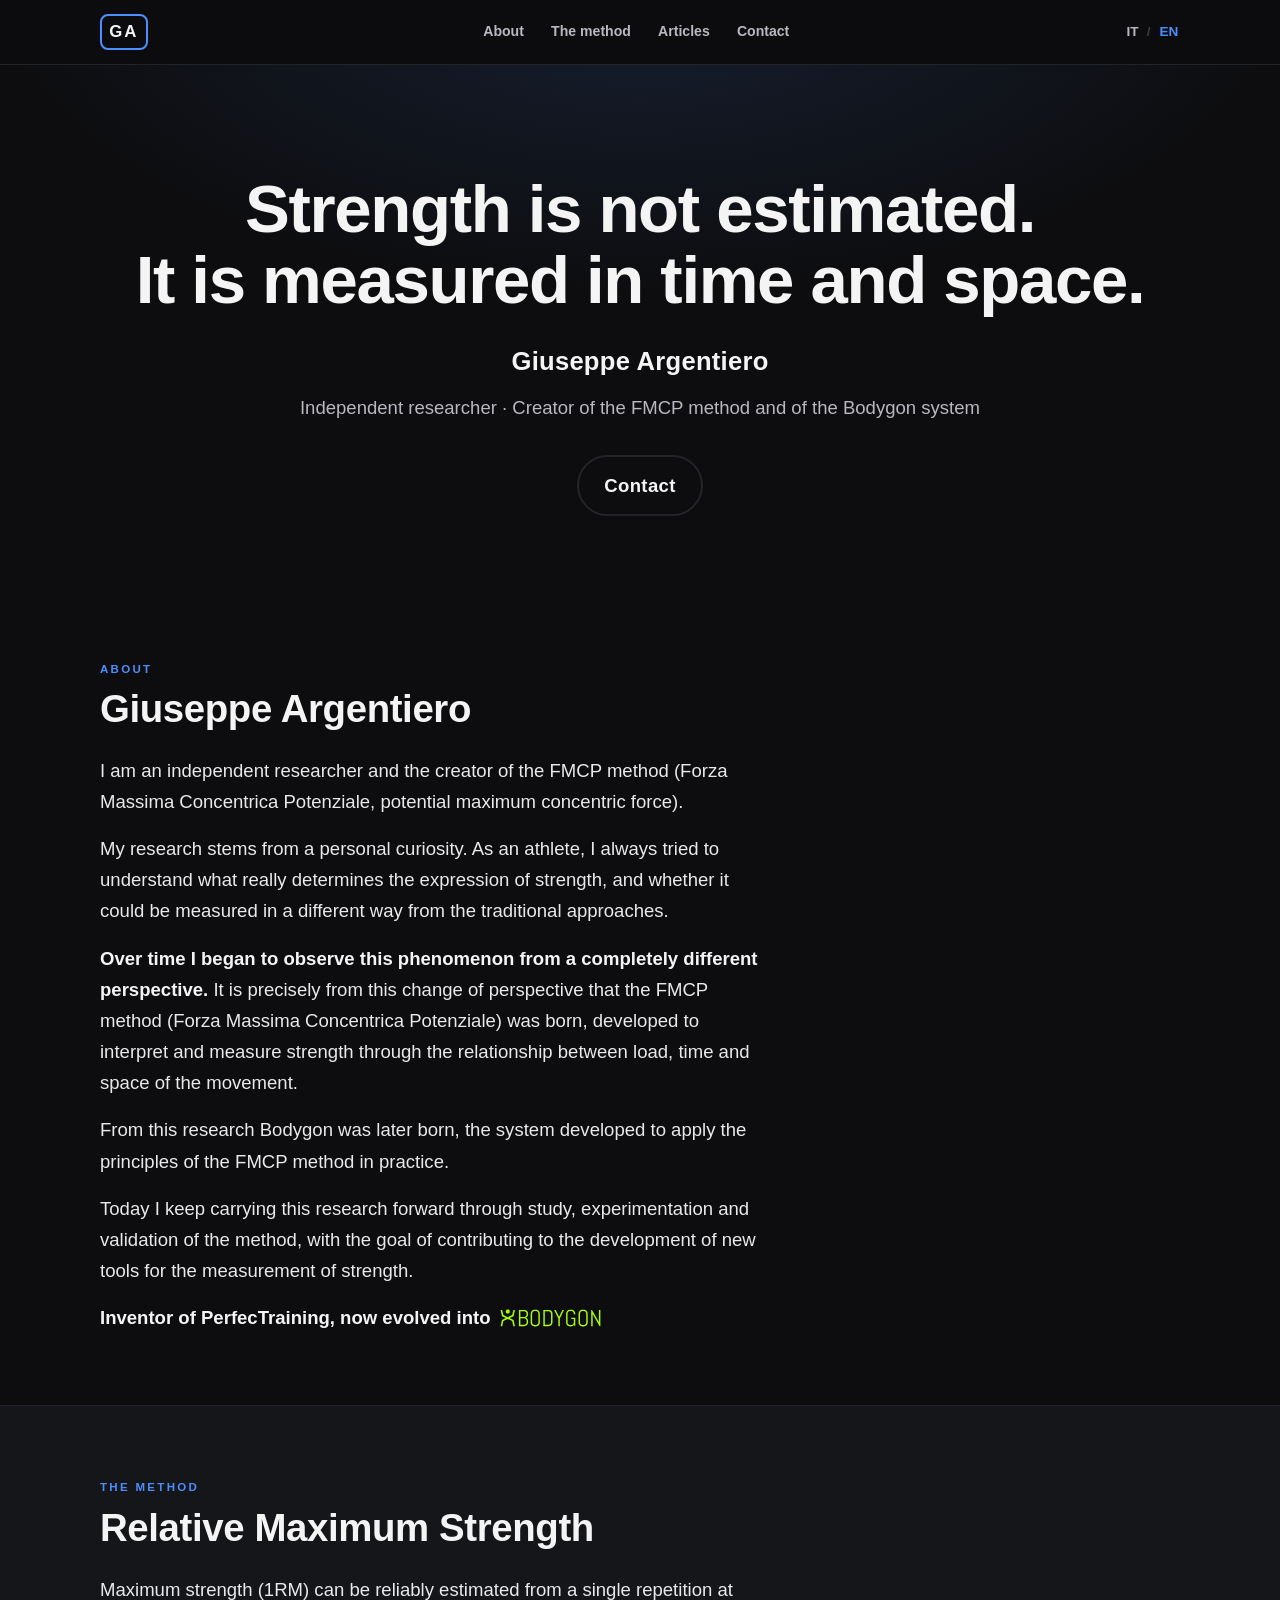
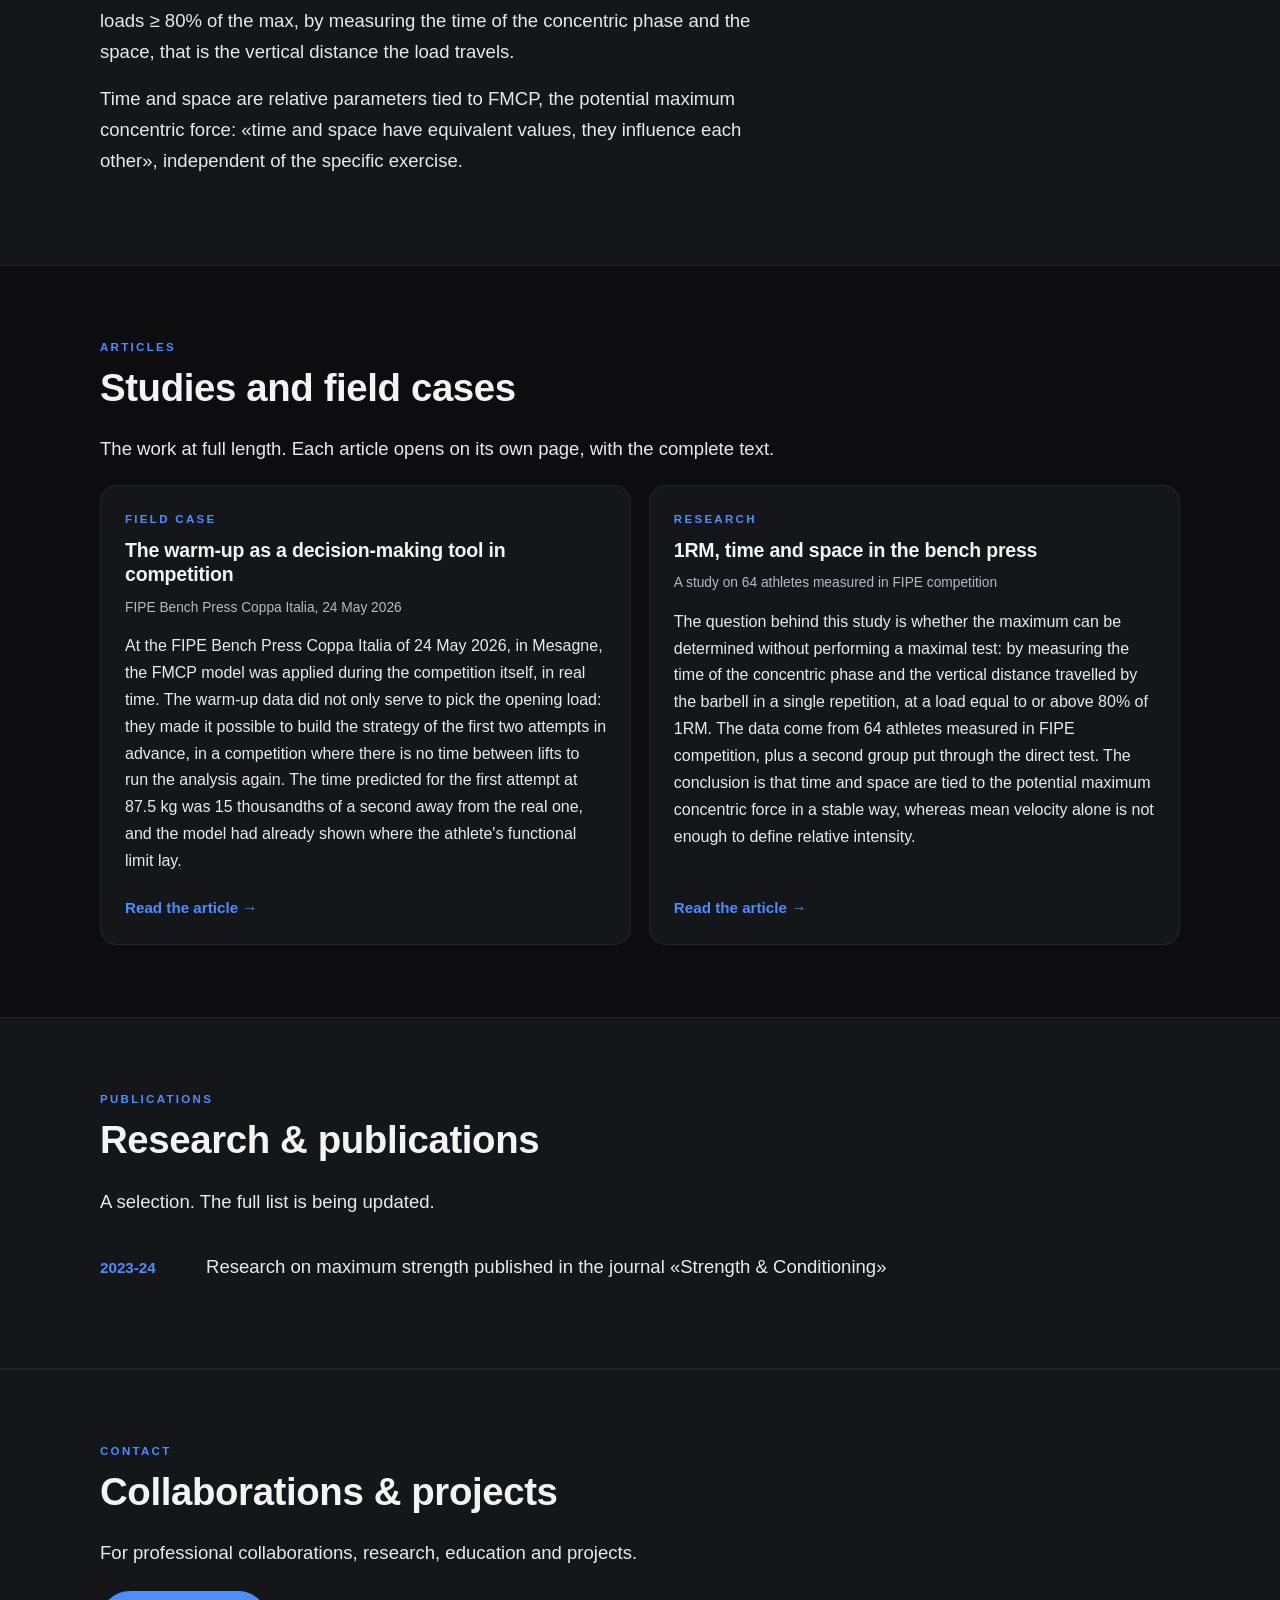
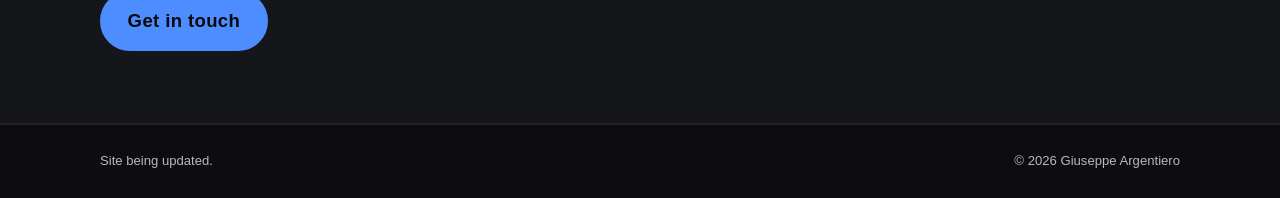
<file: index.html>
<!doctype html>
<html lang="it">
  <head>
    <meta charset="utf-8" />
    <meta name="viewport" content="width=device-width, initial-scale=1" />

    <!-- TODO(launch): remove this noindex once the content is final. -->
    <meta name="robots" content="noindex" />

    <title>Giuseppe Argentiero</title>
    <meta name="description" content="" data-i18n-meta="seo.description" />

    <link rel="alternate" hreflang="it" href="./?lang=it" />
    <link rel="alternate" hreflang="en" href="./?lang=en" />
    <link rel="alternate" hreflang="x-default" href="./" />

    <link rel="icon" type="image/svg+xml" href="./favicon.svg" />

    <meta property="og:type" content="website" />
    <meta property="og:title" content="Giuseppe Argentiero" />
    <meta property="og:description" content="" data-i18n-meta="seo.description" />

    <link rel="stylesheet" href="./assets/css/styles.css?v=20261022a" />
  </head>
  <body>
    <header class="nav">
      <a class="brand" href="#top" aria-label="Giuseppe Argentiero">GA</a>
      <nav class="nav-links" id="menu">
        <a href="#about" data-i18n="nav.about"></a>
        <a href="#method" data-i18n="nav.method"></a>
        <a href="#articles" data-i18n="nav.articles"></a>
        <a href="#contact" data-needs-link="email" data-i18n="nav.contact"></a>
      </nav>
      <nav class="lang" aria-label="Language switch">
        <button type="button" data-lang="it">IT</button>
        <span class="lang-sep" aria-hidden="true">/</span>
        <button type="button" data-lang="en">EN</button>
      </nav>
    </header>

    <main id="top">
      <!-- HERO -->
      <section class="hero">
        <h1 class="hero-headline" data-i18n="hero.headline"></h1>
        <p class="hero-name" data-i18n="hero.name"></p>
        <p class="hero-subheadline" data-i18n="hero.subheadline"></p>
        <div class="cta-row">
          <a class="btn btn-primary" data-link="blog" data-i18n="hero.ctaBlog" href="#" target="_blank" rel="noopener noreferrer"></a>
          <a class="btn btn-ghost" href="#contact" data-needs-link="email" data-i18n="hero.ctaContact"></a>
        </div>
      </section>

      <!-- ABOUT -->
      <section class="section" id="about">
        <p class="kicker" data-i18n="about.kicker"></p>
        <h2 class="section-title" data-i18n="about.title"></h2>
        <div class="about-text" id="about-text"></div>
        <p class="about-note">
          <span data-i18n="about.bodygonLink"></span>
          <a class="hl-logo" data-link="bodygon" href="#" target="_blank" rel="noopener noreferrer" aria-label="Bodygon">
            <img src="./assets/img/bodygon-logo.svg" alt="Bodygon" loading="lazy" />
          </a>
        </p>
      </section>

      <!-- METHOD -->
      <section class="section section-alt" id="method">
        <p class="kicker" data-i18n="method.kicker"></p>
        <h2 class="section-title" data-i18n="method.title"></h2>
        <div class="about-text">
          <p data-i18n="method.p1"></p>
          <p data-i18n="method.p2"></p>
        </div>
        <a class="btn btn-ghost" data-link="blog" data-i18n="method.cta" href="#" target="_blank" rel="noopener noreferrer"></a>
      </section>

      <!-- ARTICLES (index only: the full texts live on their own pages) -->
      <section class="section" id="articles">
        <p class="kicker" data-i18n="articles.kicker"></p>
        <h2 class="section-title" data-i18n="articles.title"></h2>
        <p class="books-intro" data-i18n="articles.intro"></p>
        <div class="art-list" id="articles-list"></div>
      </section>

      <!-- PUBLICATIONS (hidden until items exist) -->
      <section class="section section-alt" id="publications">
        <p class="kicker" data-i18n="publications.kicker"></p>
        <h2 class="section-title" data-i18n="publications.title"></h2>
        <p class="books-intro" data-i18n="publications.intro"></p>
        <ul class="edu-list" id="publications-list"></ul>
      </section>

      <!-- CONTACT -->
      <section class="section section-alt" id="contact" data-needs-link="email">
        <p class="kicker" data-i18n="contact.kicker"></p>
        <h2 class="section-title" data-i18n="contact.title"></h2>
        <p class="contact-text" data-i18n="contact.text"></p>
        <a class="btn btn-primary" id="contact-email" href="#" data-i18n="contact.emailLabel"></a>
      </section>
    </main>

    <footer class="footer">
      <span class="footer-note" data-i18n="footer.note"></span>
      <span class="footer-copy">© <span id="year"></span> Giuseppe Argentiero</span>
    </footer>

    <!-- ?v= busts the 10-minute GitHub Pages cache: bump it (all pages) on every
         deploy that touches content.js, main.js or styles.css. -->
    <script src="./assets/js/content.js?v=20261022a"></script>
    <script src="./assets/js/main.js?v=20261022a"></script>
  </body>
</html>
</file>
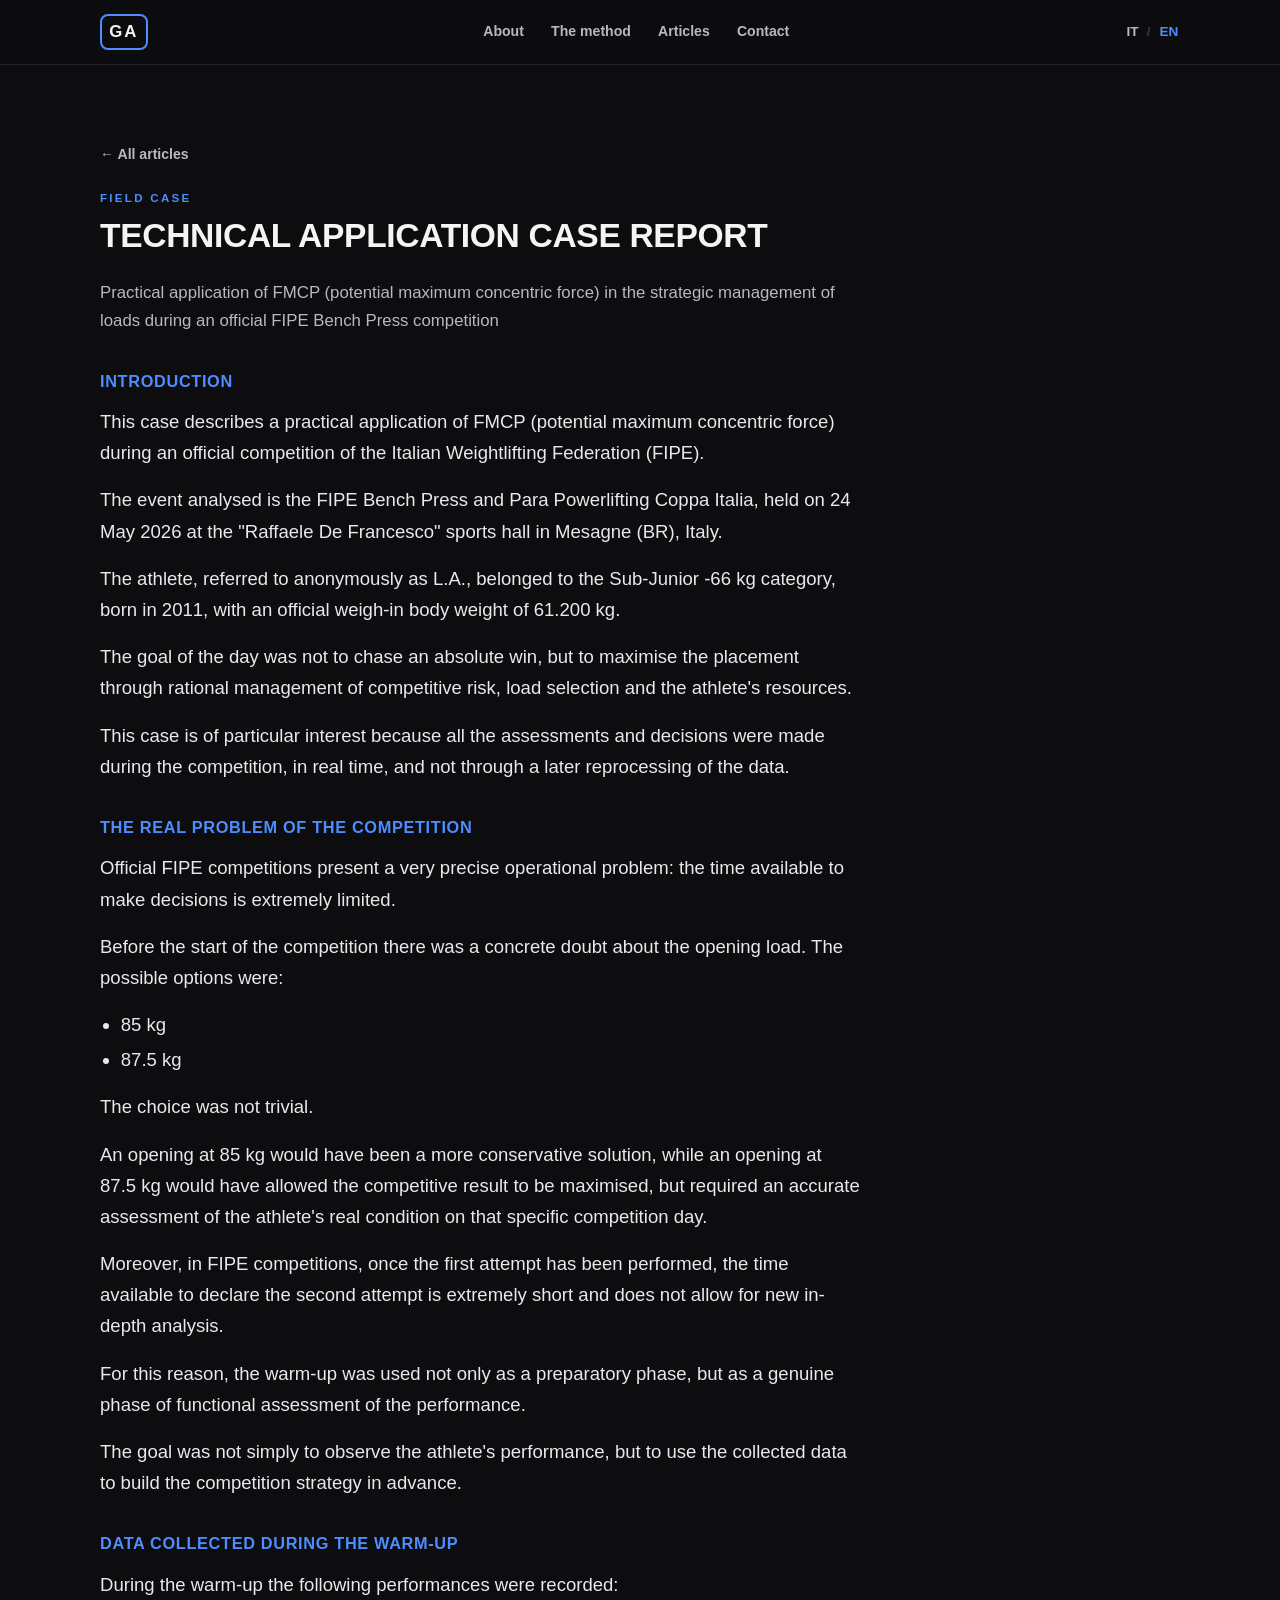
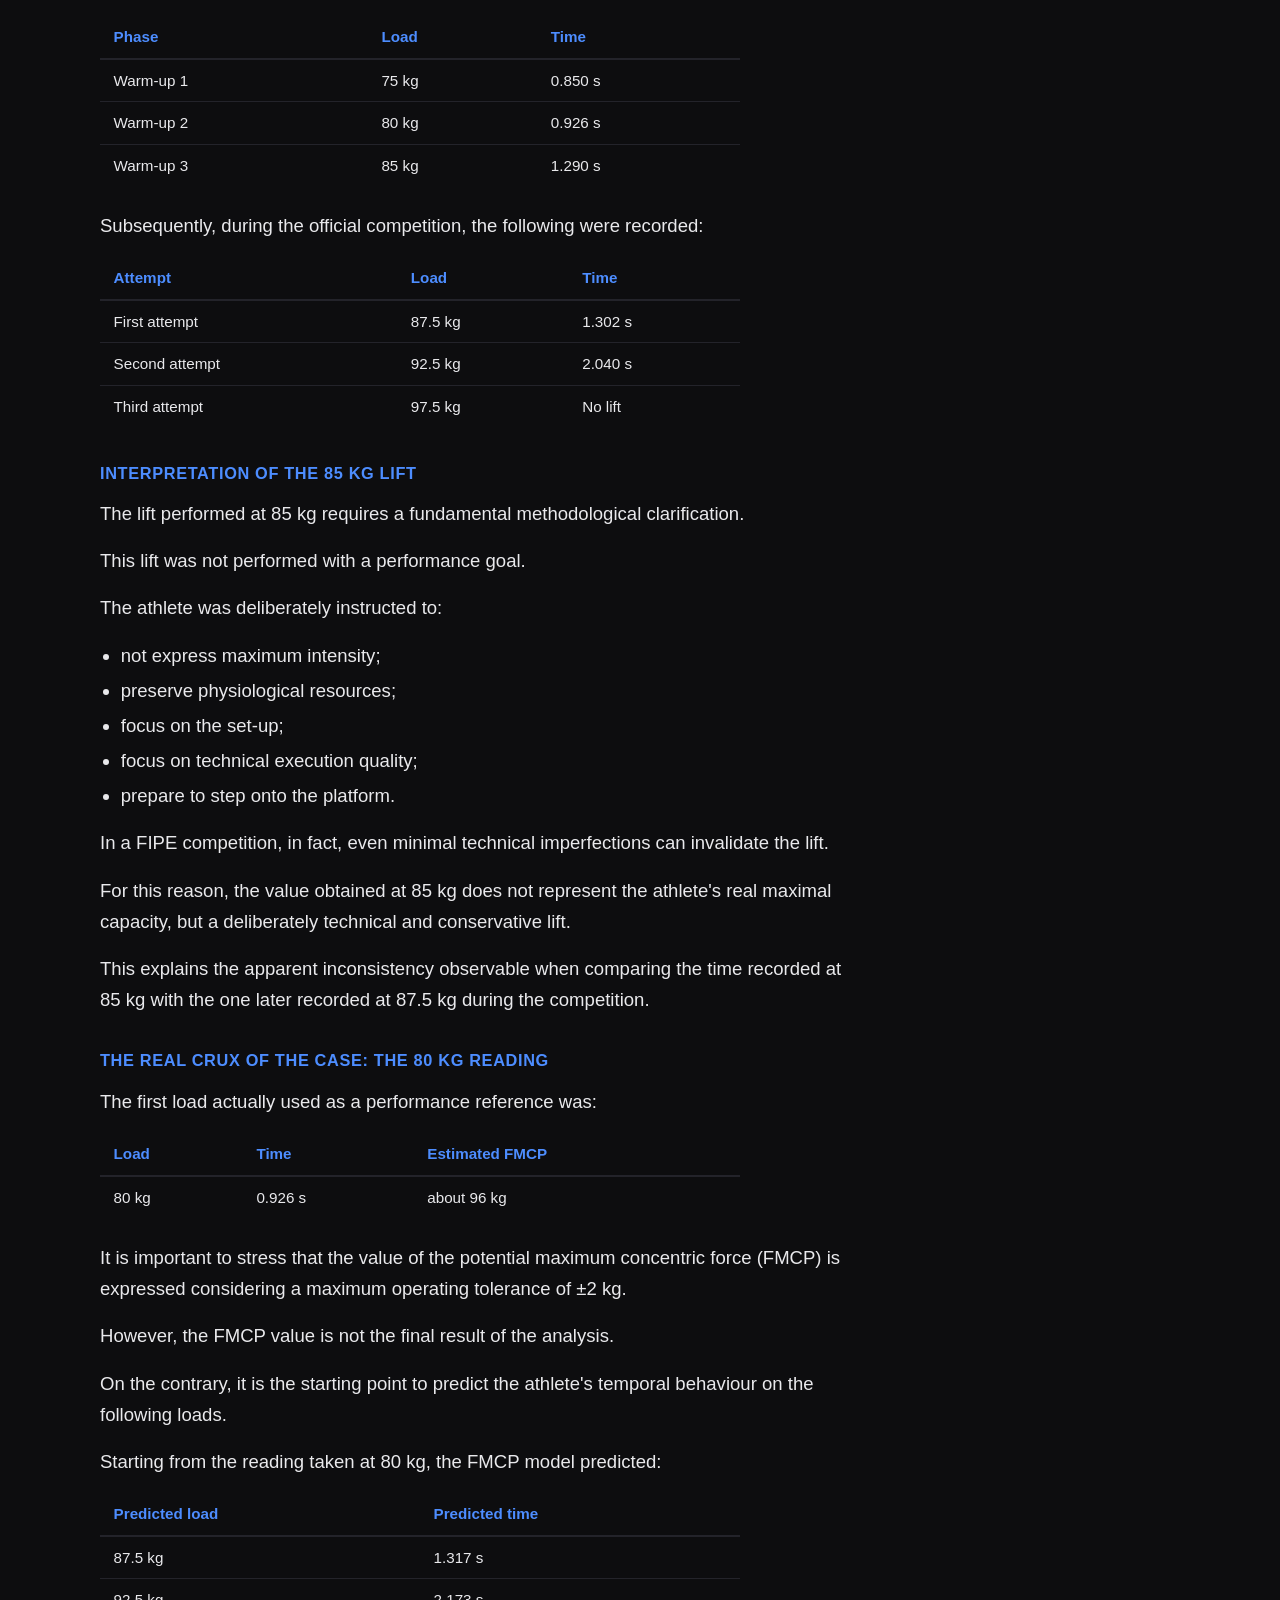
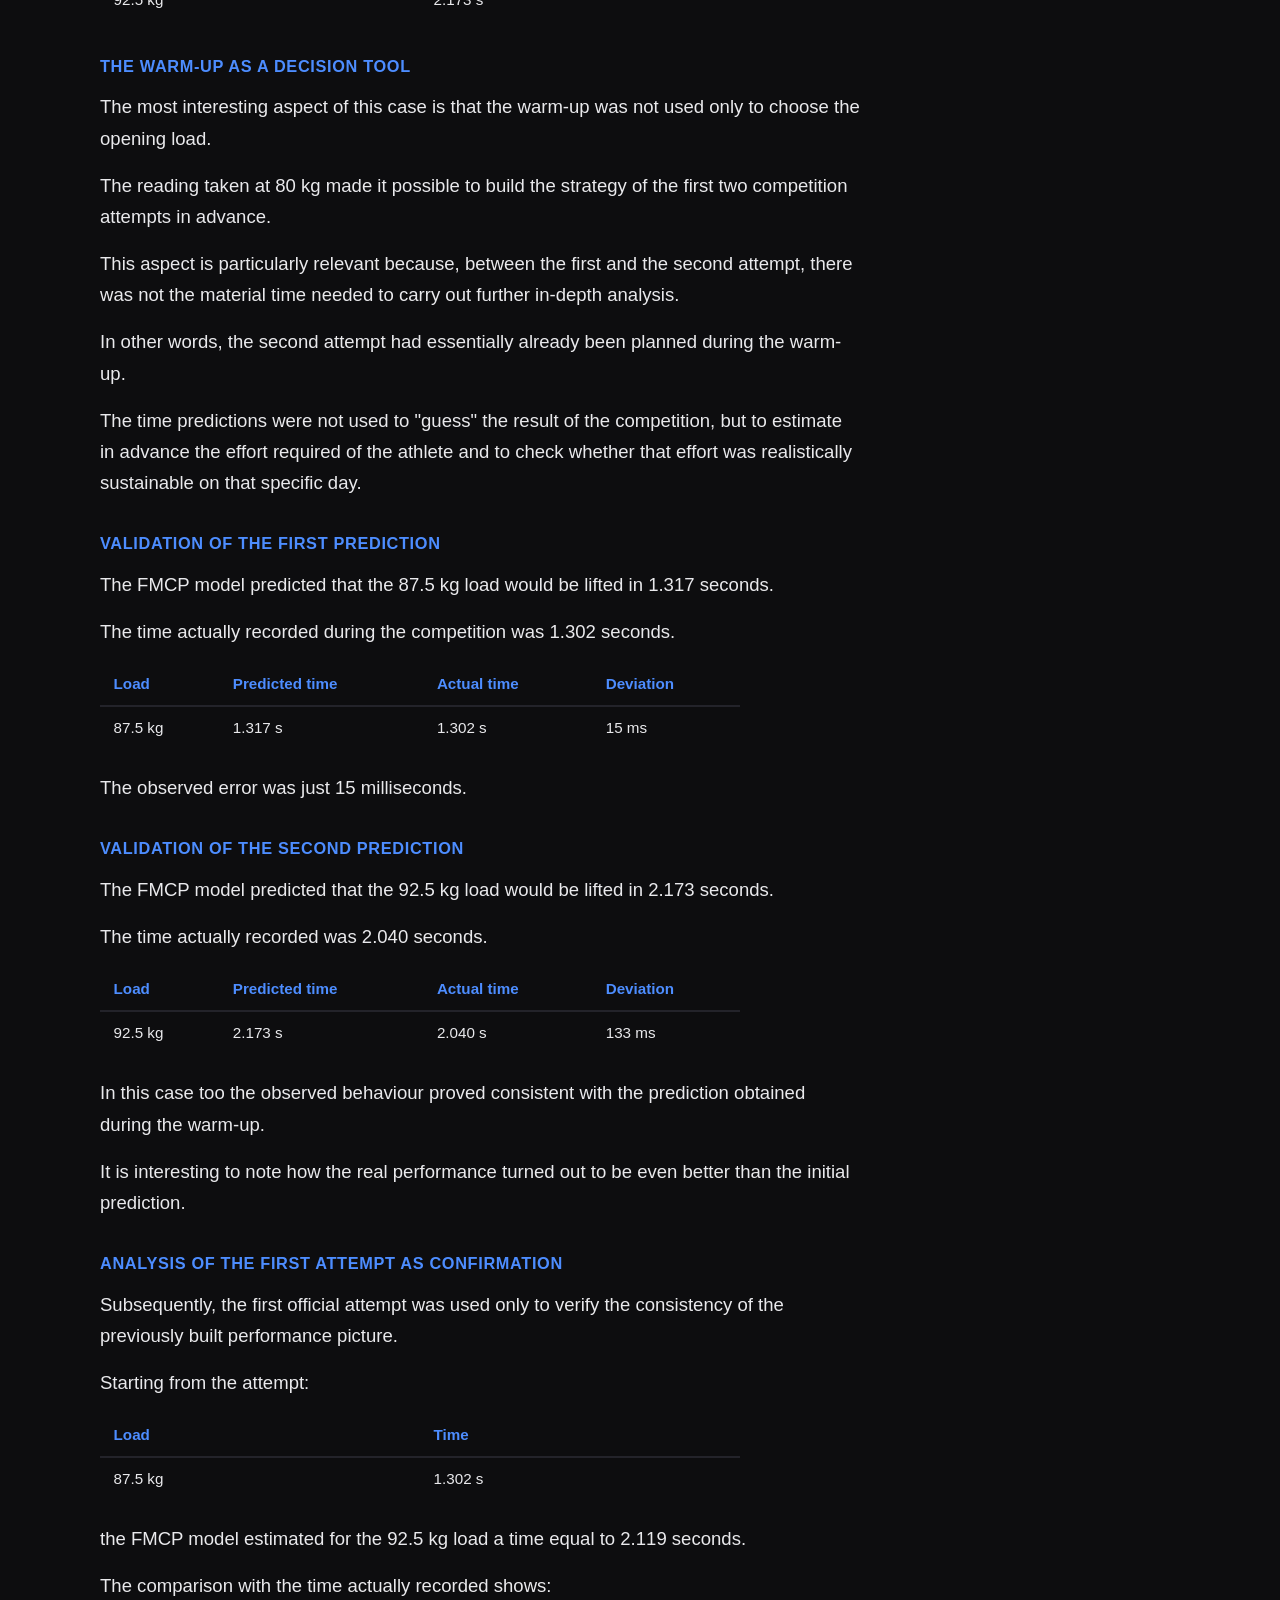
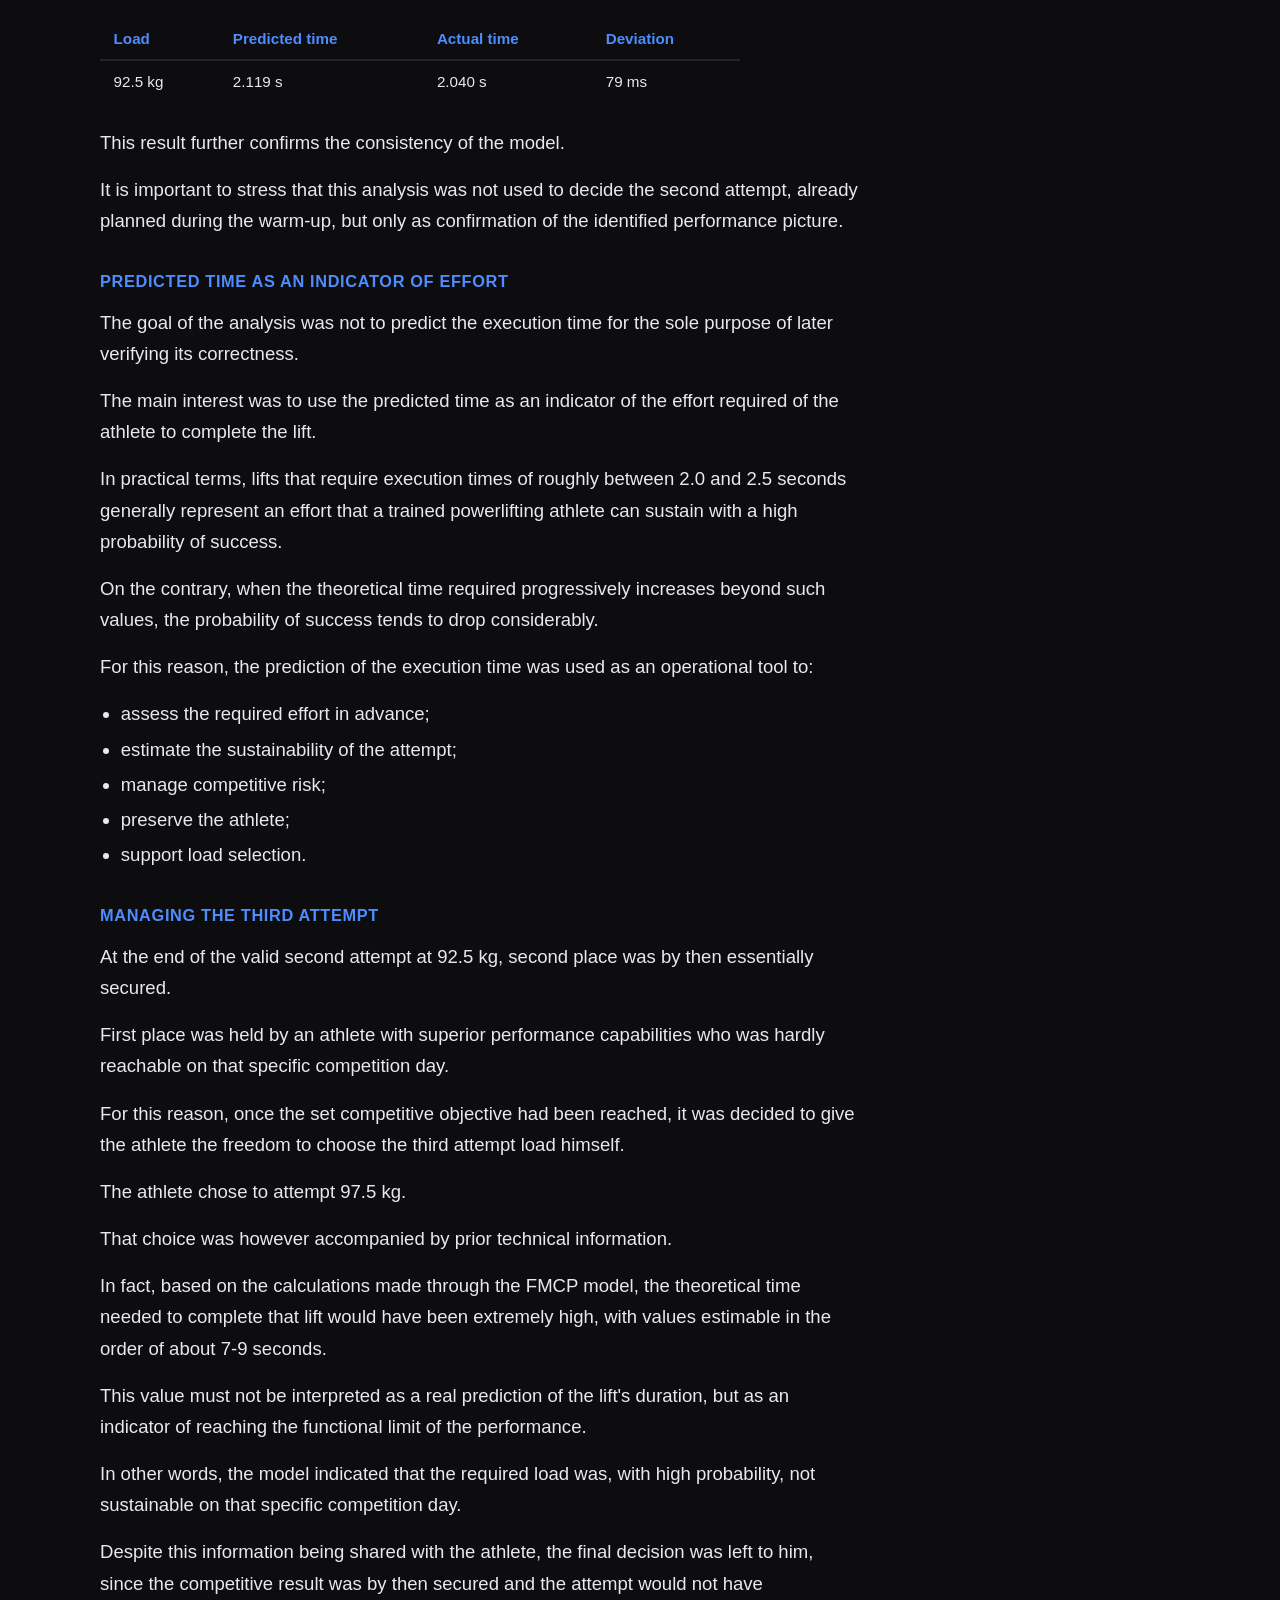
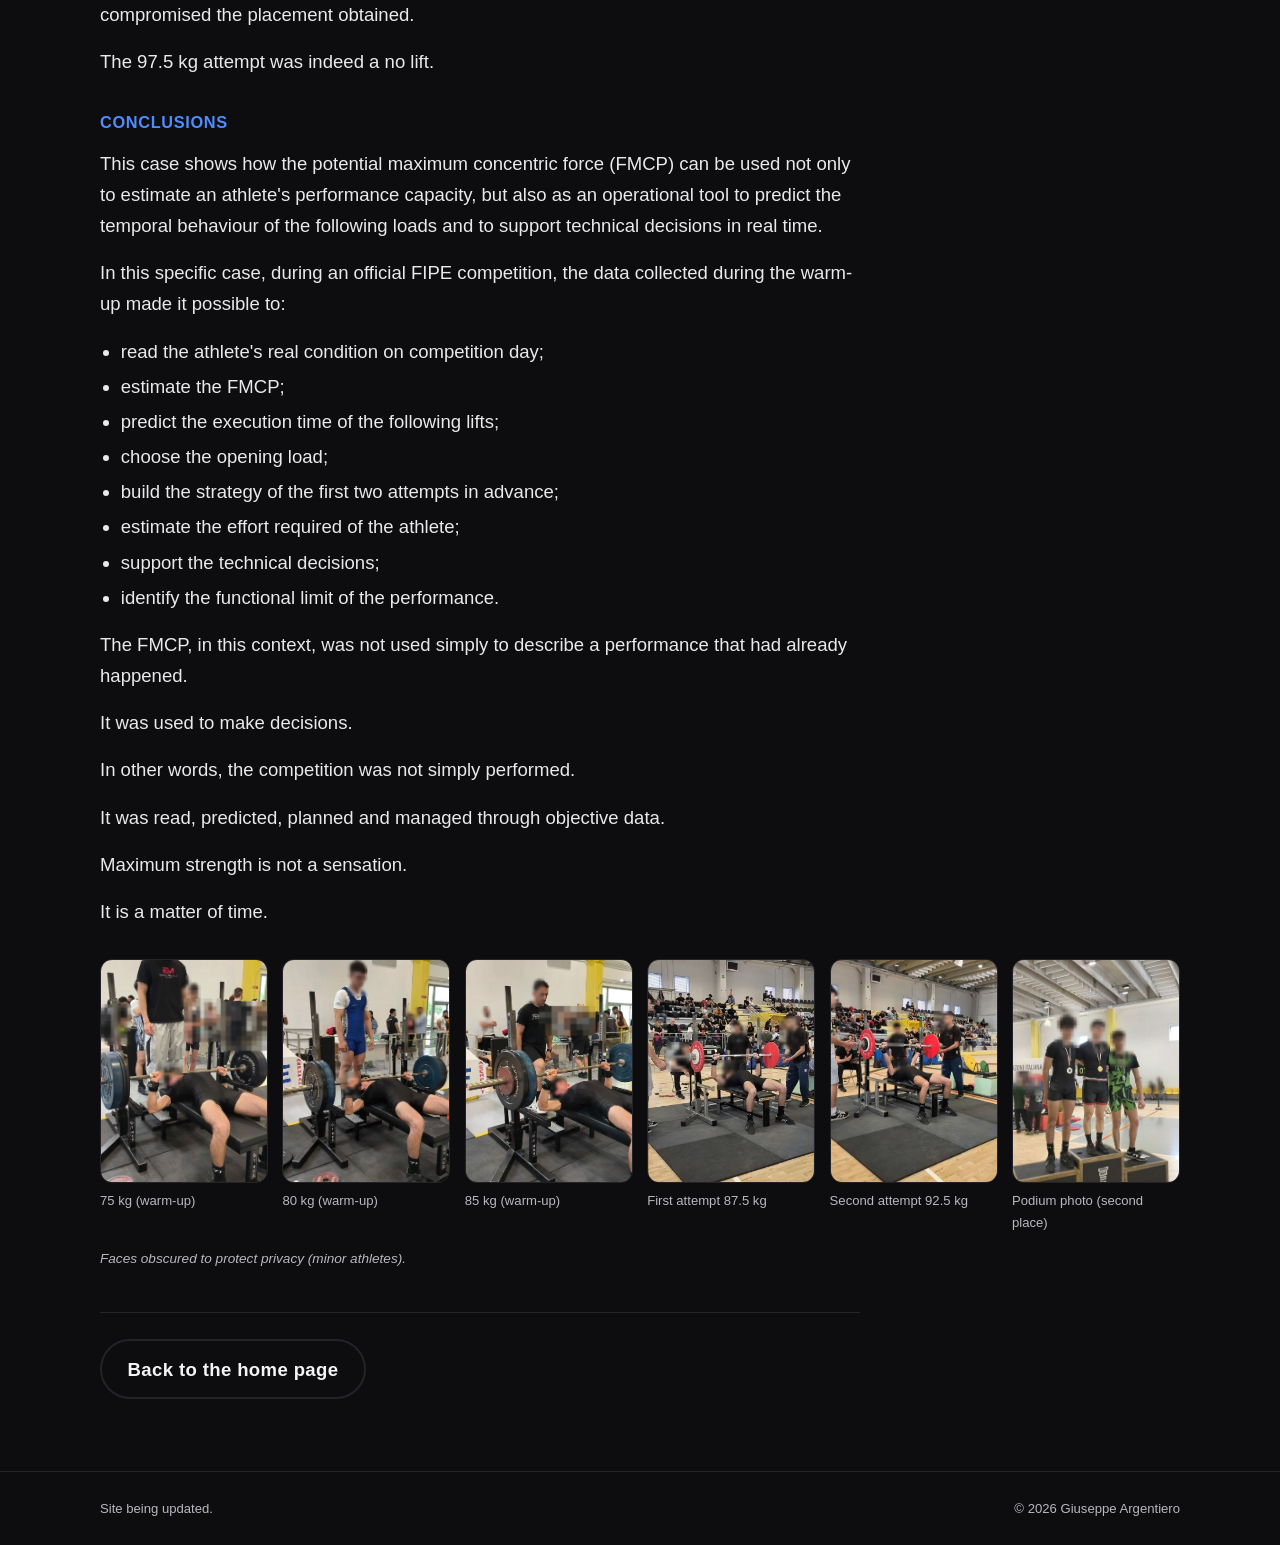
<file: caso-fipe/index.html>
<!doctype html>
<html lang="it">
  <head>
    <meta charset="utf-8" />
    <meta name="viewport" content="width=device-width, initial-scale=1" />

    <!-- TODO(launch): remove this noindex once the content is final. -->
    <meta name="robots" content="noindex" />

    <title>Giuseppe Argentiero</title>
    <meta name="description" content="" data-i18n-meta="seo.description" />

    <link rel="alternate" hreflang="it" href="./?lang=it" />
    <link rel="alternate" hreflang="en" href="./?lang=en" />
    <link rel="alternate" hreflang="x-default" href="./" />

    <link rel="icon" type="image/svg+xml" href="../favicon.svg" />

    <meta property="og:type" content="article" />
    <meta property="og:title" content="Giuseppe Argentiero" />
    <meta property="og:description" content="" data-i18n-meta="seo.description" />

    <link rel="stylesheet" href="../assets/css/styles.css?v=20261022a" />
  </head>
  <!-- data-article picks the entry in content.js; data-base keeps asset paths root-relative. -->
  <body data-article="caso-fipe" data-base="../">
    <header class="nav">
      <a class="brand" href="../" aria-label="Giuseppe Argentiero">GA</a>
      <nav class="nav-links" id="menu">
        <a href="../#about" data-i18n="nav.about"></a>
        <a href="../#method" data-i18n="nav.method"></a>
        <a href="../#articles" data-i18n="nav.articles"></a>
        <a href="../#contact" data-i18n="nav.contact"></a>
      </nav>
      <nav class="lang" aria-label="Language switch">
        <button type="button" data-lang="it">IT</button>
        <span class="lang-sep" aria-hidden="true">/</span>
        <button type="button" data-lang="en">EN</button>
      </nav>
    </header>

    <main id="top">
      <article class="section article-page">
        <a class="back-link" href="../#articles" data-i18n="articles.backList"></a>
        <p class="kicker" id="article-kicker"></p>
        <h1 class="section-title" id="article-title"></h1>
        <p class="case-subtitle" id="article-subtitle"></p>
        <blockquote class="pullquote" id="article-quote" hidden></blockquote>
        <div class="case-article" id="article-body"></div>
        <div class="case-gallery" id="article-gallery"></div>
        <p class="case-photonote" id="article-note"></p>
        <p class="article-foot">
          <a class="btn btn-ghost" href="../" data-i18n="articles.backHome"></a>
        </p>
      </article>
    </main>

    <footer class="footer">
      <span class="footer-note" data-i18n="footer.note"></span>
      <span class="footer-copy">© <span id="year"></span> Giuseppe Argentiero</span>
    </footer>

    <script src="../assets/js/content.js?v=20261022a"></script>
    <script src="../assets/js/main.js?v=20261022a"></script>
  </body>
</html>
</file>
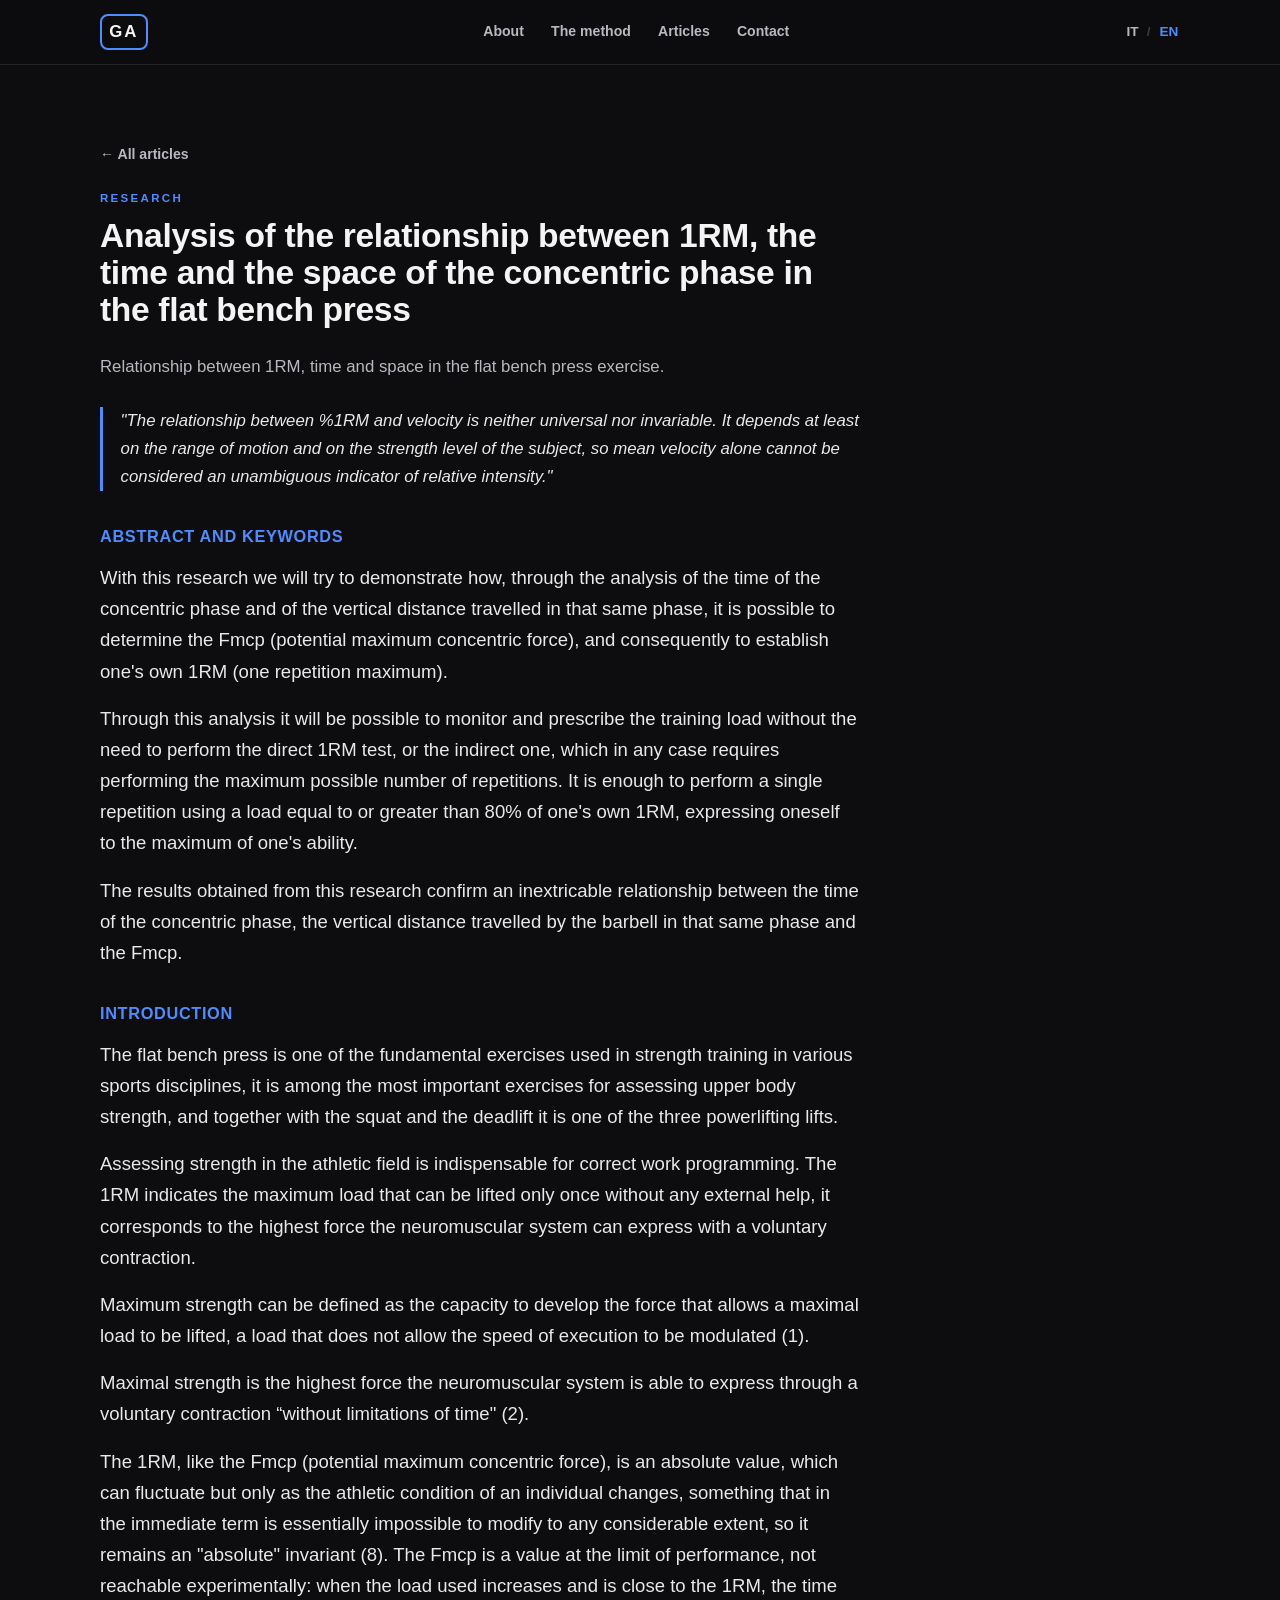
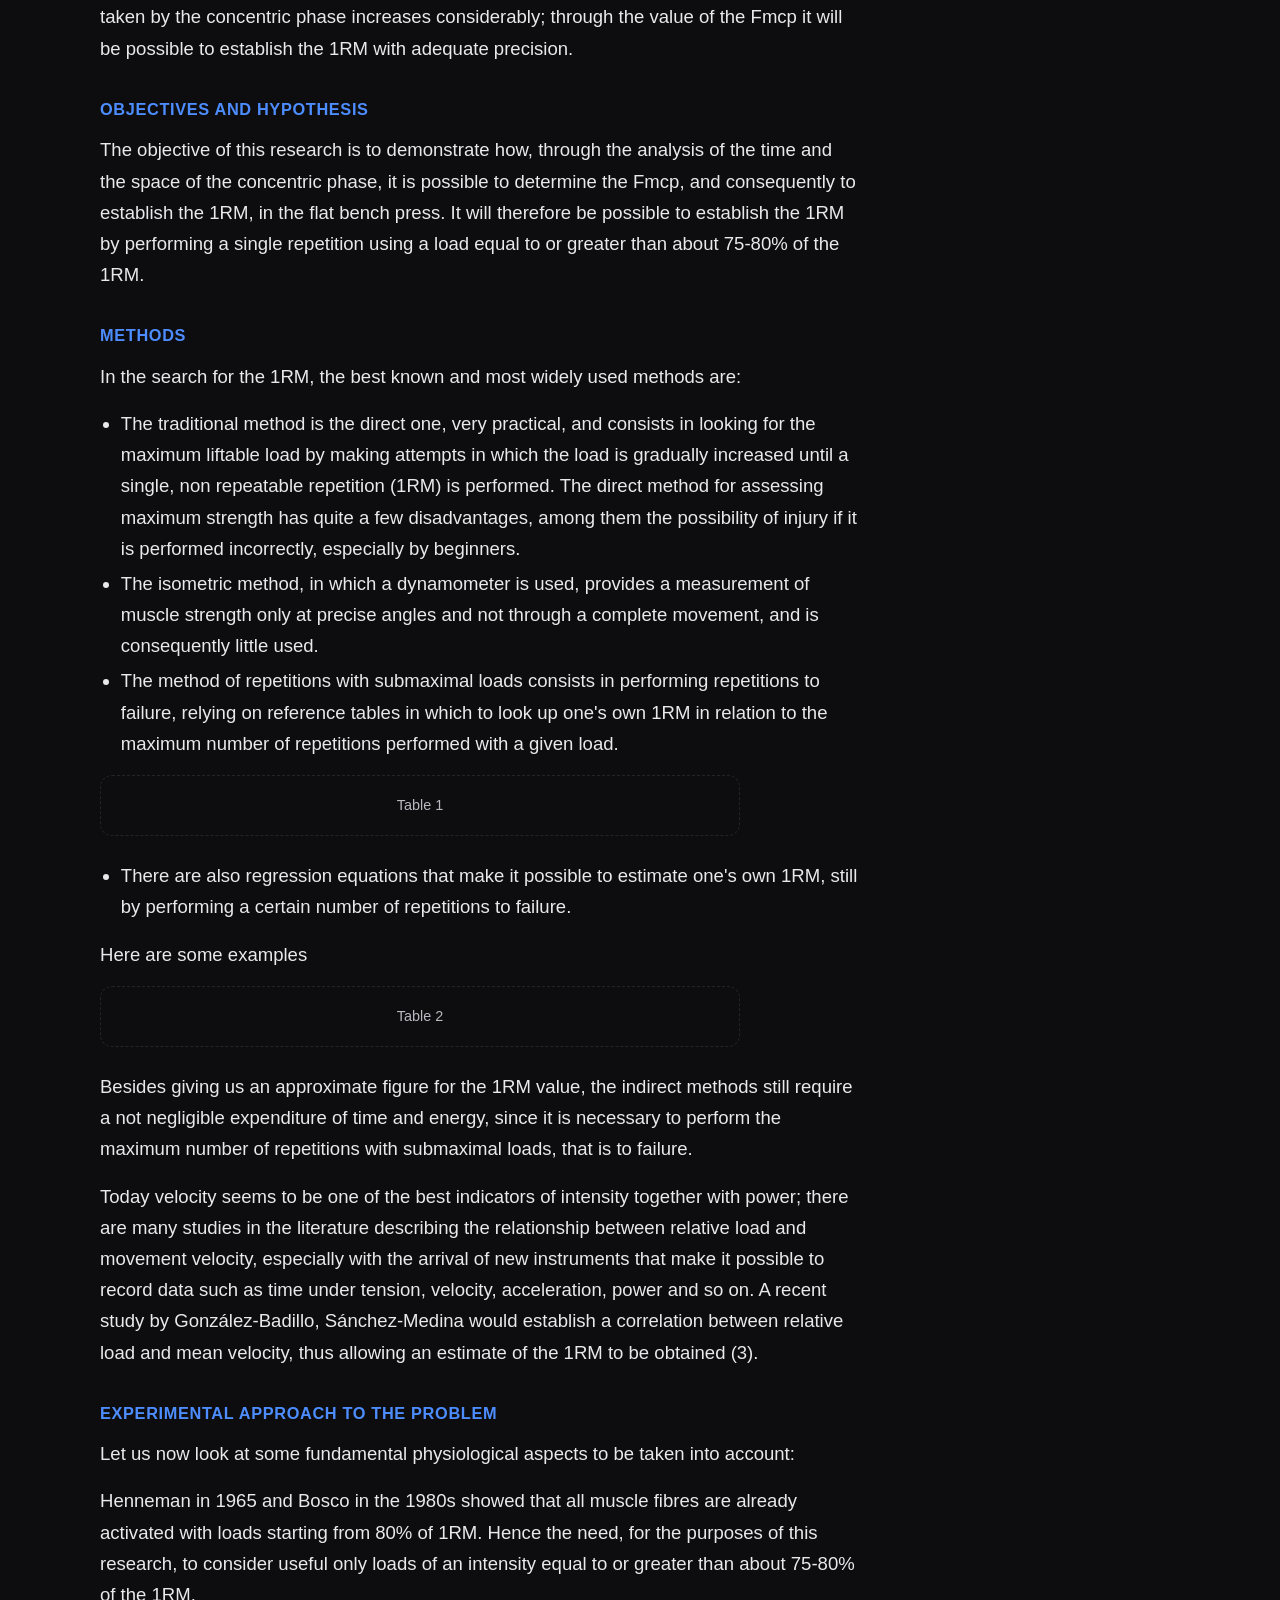
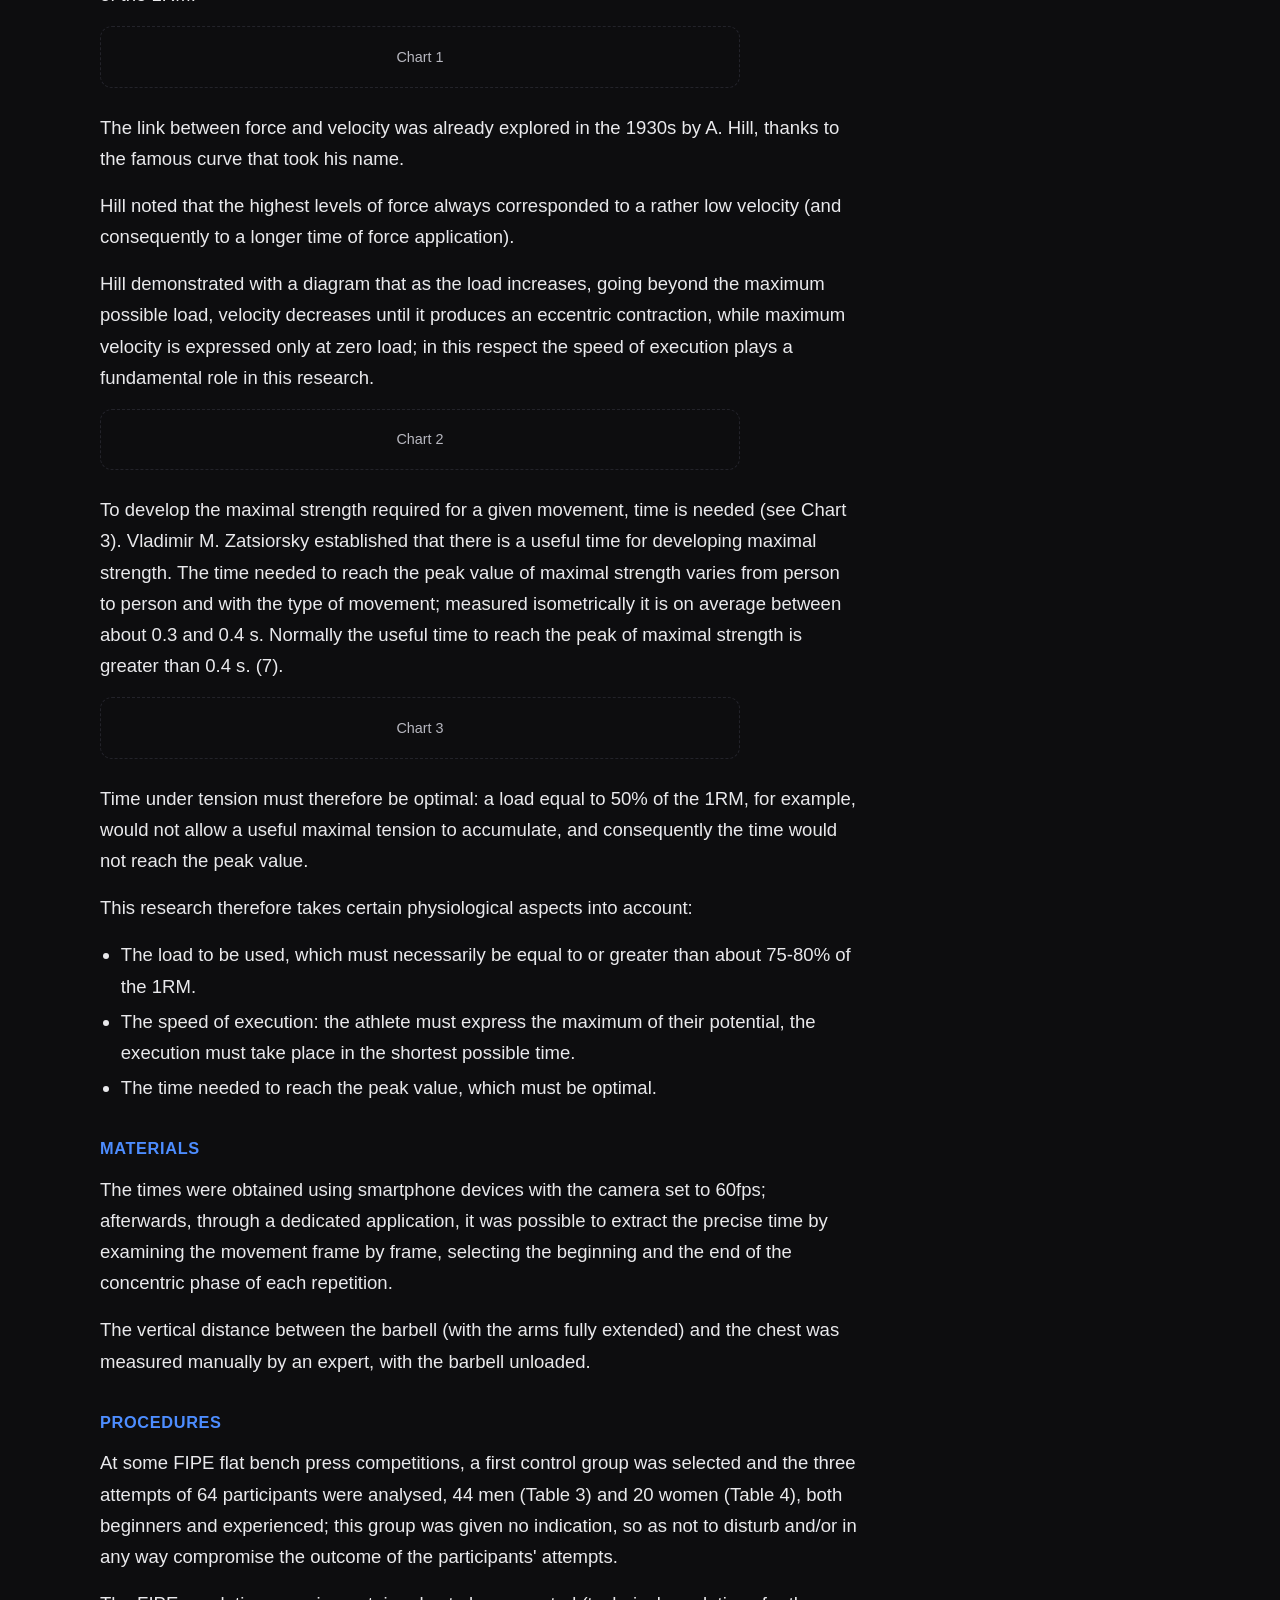
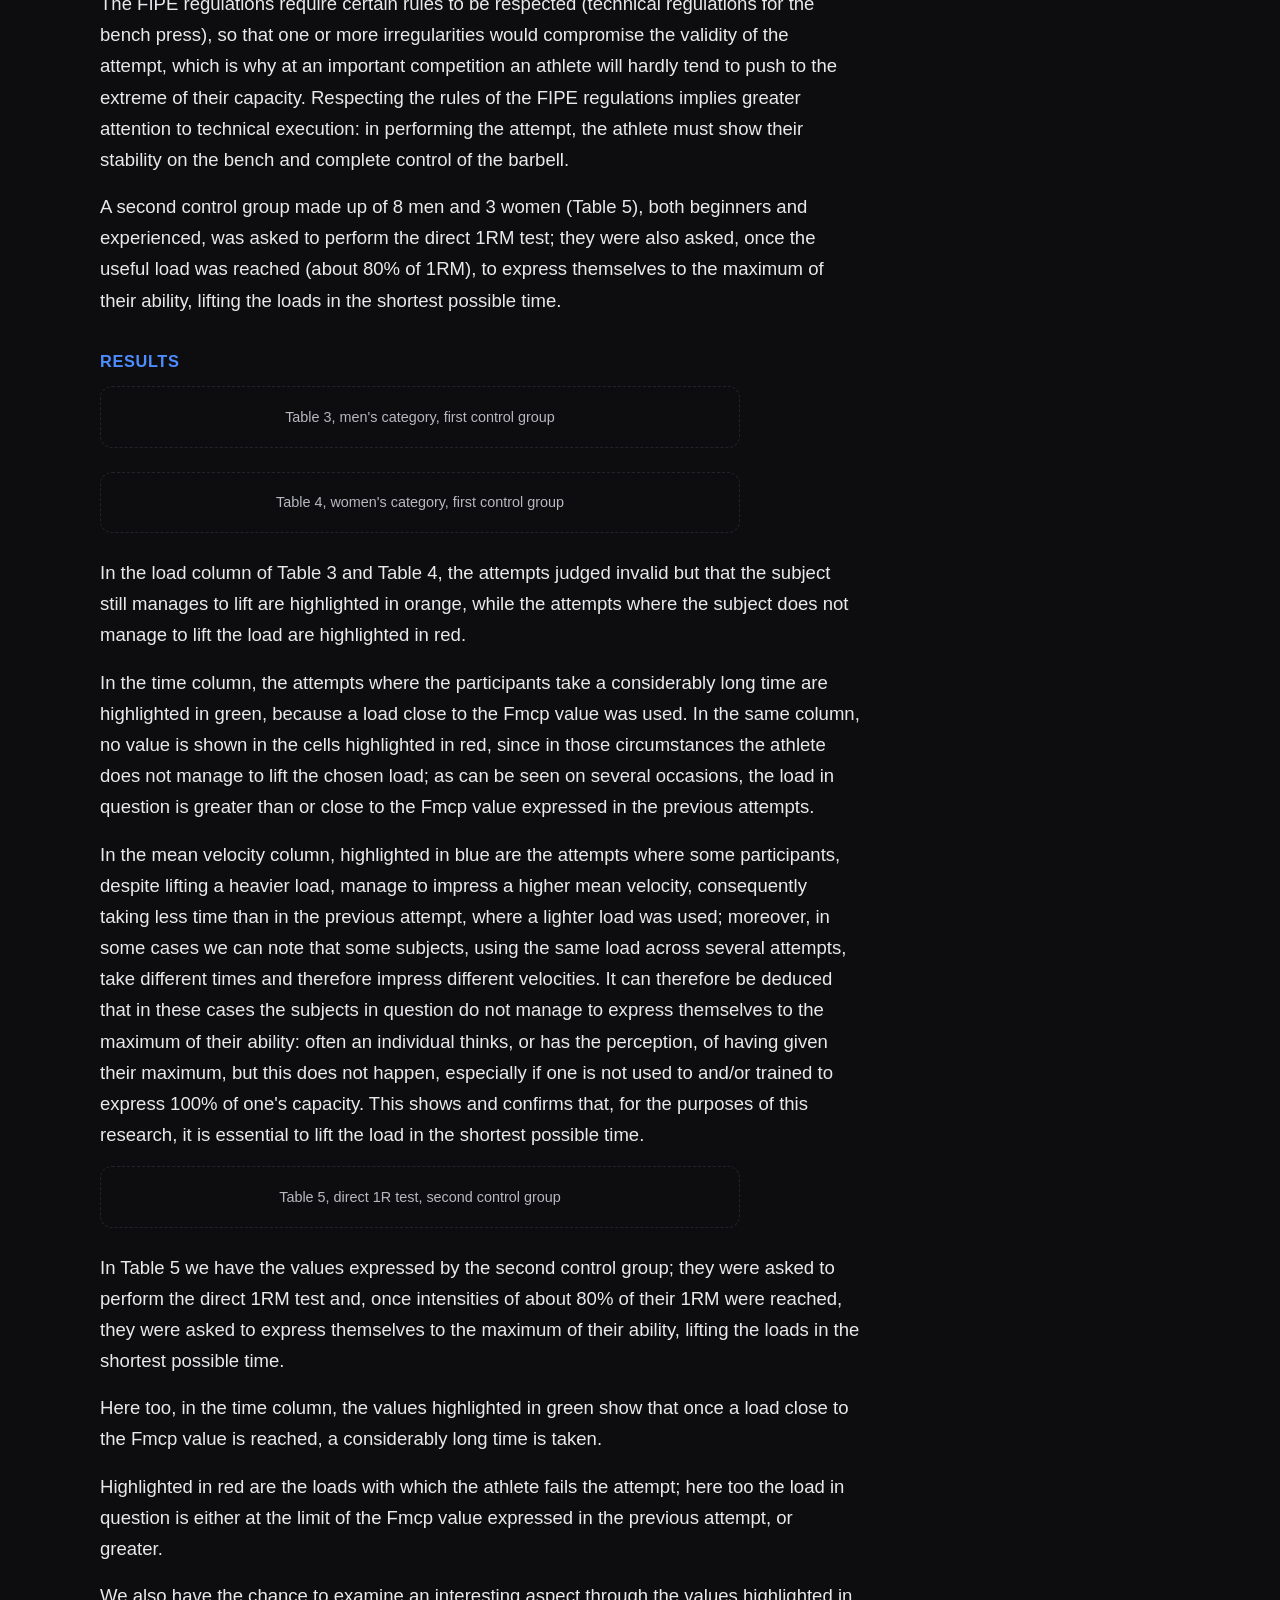
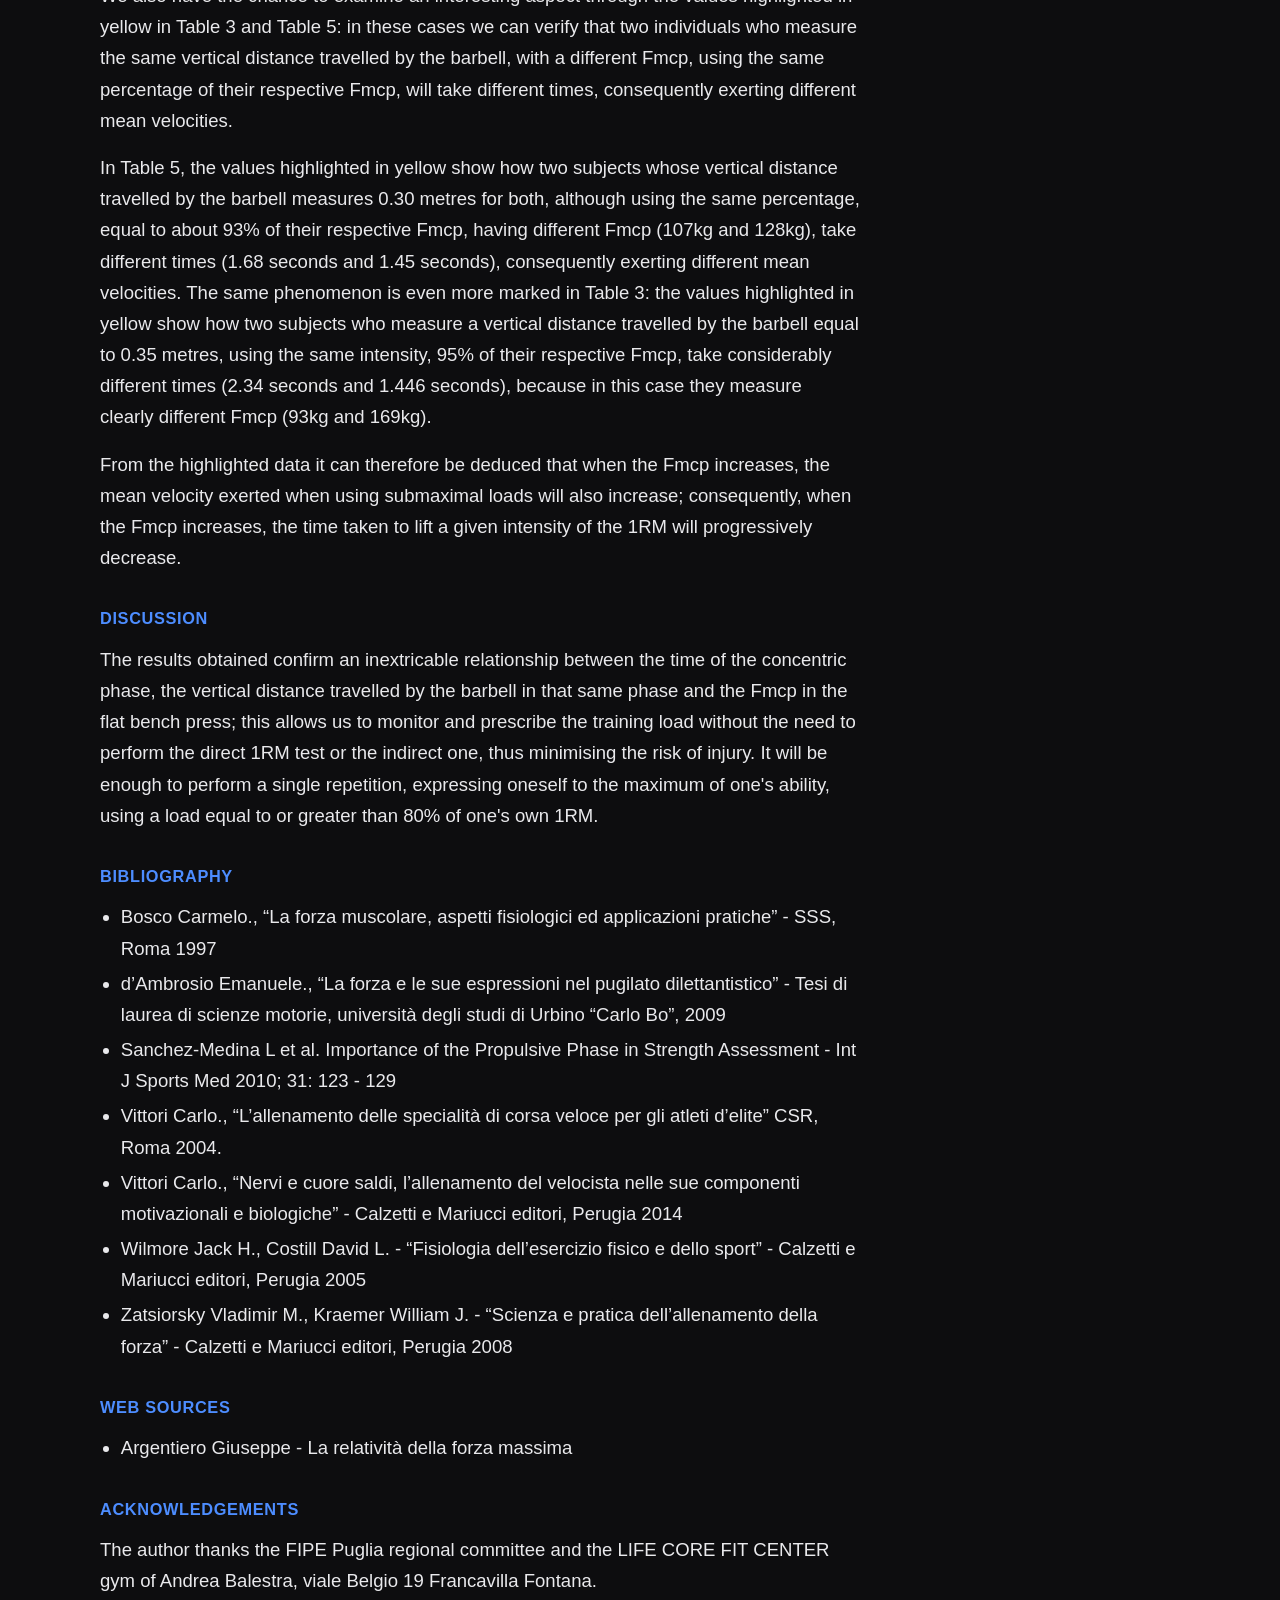
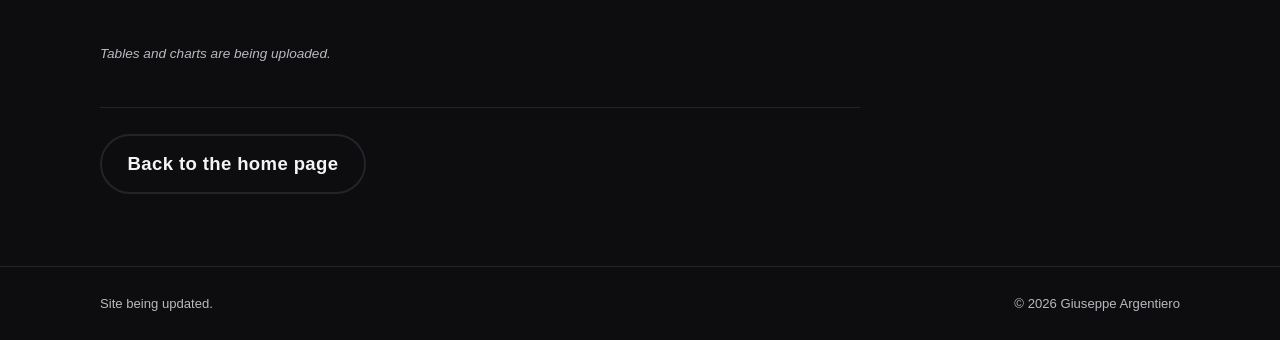
<file: ricerca-1rm/index.html>
<!doctype html>
<html lang="it">
  <head>
    <meta charset="utf-8" />
    <meta name="viewport" content="width=device-width, initial-scale=1" />

    <!-- TODO(launch): remove this noindex once the content is final. -->
    <meta name="robots" content="noindex" />

    <title>Giuseppe Argentiero</title>
    <meta name="description" content="" data-i18n-meta="seo.description" />

    <link rel="alternate" hreflang="it" href="./?lang=it" />
    <link rel="alternate" hreflang="en" href="./?lang=en" />
    <link rel="alternate" hreflang="x-default" href="./" />

    <link rel="icon" type="image/svg+xml" href="../favicon.svg" />

    <meta property="og:type" content="article" />
    <meta property="og:title" content="Giuseppe Argentiero" />
    <meta property="og:description" content="" data-i18n-meta="seo.description" />

    <link rel="stylesheet" href="../assets/css/styles.css?v=20261022a" />
  </head>
  <!-- data-article picks the entry in content.js; data-base keeps asset paths root-relative. -->
  <body data-article="ricerca-1rm" data-base="../">
    <header class="nav">
      <a class="brand" href="../" aria-label="Giuseppe Argentiero">GA</a>
      <nav class="nav-links" id="menu">
        <a href="../#about" data-i18n="nav.about"></a>
        <a href="../#method" data-i18n="nav.method"></a>
        <a href="../#articles" data-i18n="nav.articles"></a>
        <a href="../#contact" data-i18n="nav.contact"></a>
      </nav>
      <nav class="lang" aria-label="Language switch">
        <button type="button" data-lang="it">IT</button>
        <span class="lang-sep" aria-hidden="true">/</span>
        <button type="button" data-lang="en">EN</button>
      </nav>
    </header>

    <main id="top">
      <article class="section article-page">
        <a class="back-link" href="../#articles" data-i18n="articles.backList"></a>
        <p class="kicker" id="article-kicker"></p>
        <h1 class="section-title" id="article-title"></h1>
        <p class="case-subtitle" id="article-subtitle"></p>
        <blockquote class="pullquote" id="article-quote" hidden></blockquote>
        <div class="case-article" id="article-body"></div>
        <div class="case-gallery" id="article-gallery"></div>
        <p class="case-photonote" id="article-note"></p>
        <p class="article-foot">
          <a class="btn btn-ghost" href="../" data-i18n="articles.backHome"></a>
        </p>
      </article>
    </main>

    <footer class="footer">
      <span class="footer-note" data-i18n="footer.note"></span>
      <span class="footer-copy">© <span id="year"></span> Giuseppe Argentiero</span>
    </footer>

    <script src="../assets/js/content.js?v=20261022a"></script>
    <script src="../assets/js/main.js?v=20261022a"></script>
  </body>
</html>
</file>
<file: assets/css/styles.css>
/* Giuseppe Argentiero, one-page site.
   Dark "strength science" theme, azure accent (#4d8dff). System fonts (no external calls). */

:root {
  --bg: #0d0d0f;
  --bg-soft: #15161a;
  --fg: #f4f4f5;
  --muted: #b8b8c0;
  --line: #23232a;
  --accent: #4d8dff; /* azure */
  --accent-fg: #0a0a0c; /* dark text on the accent (readable) */
  --accent-dim: #3a78e6;
  --maxw: 1080px;
  /* One shared horizontal gutter so every full-width block (nav, sections,
     footer) lines its content up on the same left/right edge. */
  --gutter: max(clamp(1rem, 5vw, 3rem), calc((100% - var(--maxw)) / 2));
  --font: -apple-system, BlinkMacSystemFont, "Segoe UI", Roboto, Helvetica, Arial, sans-serif;
}

* { box-sizing: border-box; }
html { scroll-behavior: smooth; }
html, body { margin: 0; padding: 0; }

body {
  background: var(--bg);
  color: var(--fg);
  font-family: var(--font);
  font-size: clamp(1.04rem, 1rem + 0.2vw, 1.16rem);
  line-height: 1.68;
  -webkit-font-smoothing: antialiased;
}

img, video { max-width: 100%; height: auto; display: block; }
a { color: inherit; }

/* ---- Nav ---- */
.nav {
  position: sticky;
  top: 0;
  z-index: 10;
  display: flex;
  align-items: center;
  justify-content: space-between;
  padding: 0.9rem var(--gutter);
  background: rgba(13, 13, 15, 0.8);
  backdrop-filter: blur(8px);
  border-bottom: 1px solid var(--line);
}
.brand {
  font-weight: 800;
  letter-spacing: 0.12em;
  font-size: 1.05rem;
  text-decoration: none;
  border: 2px solid var(--accent);
  border-radius: 8px;
  padding: 0.1rem 0.45rem;
}
.nav-links { display: flex; align-items: center; gap: clamp(0.8rem, 2.4vw, 1.7rem); }
.nav-links a {
  text-decoration: none;
  color: var(--muted);
  font-size: 0.88rem;
  font-weight: 600;
  white-space: nowrap;
  transition: color 0.15s ease;
}
.nav-links a:hover { color: var(--fg); }

/* Under ~700px the links drop to their own centered row, so nothing squeezes. */
@media (max-width: 700px) {
  .nav { flex-wrap: wrap; row-gap: 0.55rem; }
  .nav-links { order: 3; width: 100%; justify-content: center; border-top: 1px solid var(--line); padding-top: 0.55rem; }
  .nav-links a { font-size: 0.82rem; }
}

.lang { display: flex; align-items: center; gap: 0.4rem; font-size: 0.85rem; font-weight: 700; letter-spacing: 0.08em; }
.lang button { background: none; border: none; color: var(--muted); cursor: pointer; font: inherit; padding: 0.2rem 0.1rem; transition: color 0.15s ease; }
.lang button:hover { color: var(--fg); }
.lang button.is-active { color: var(--accent); }
.lang-sep { color: #3a3a42; }

/* ---- Hero ---- */
.hero {
  padding: clamp(3rem, 12vh, 7rem) var(--gutter) clamp(2.5rem, 8vh, 5rem);
  text-align: center;
  background:
    radial-gradient(1100px 520px at 50% -15%, rgba(77, 141, 255, 0.14), transparent 60%);
}
.hero-portrait {
  width: clamp(120px, 18vw, 168px);
  aspect-ratio: 1 / 1;
  border-radius: 50%;
  object-fit: cover;
  object-position: center top;
  border: 3px solid var(--accent);
  margin: 0 auto 1.6rem;
  display: block;
  box-shadow: 0 10px 30px rgba(0, 0, 0, 0.5);
}

.hero-headline {
  /* Two lines, the break comes from the "\n" in content.js. */
  white-space: pre-line;
  font-size: clamp(2rem, 6.4vw, 4.2rem);
  line-height: 1.06;
  letter-spacing: -0.02em;
  font-weight: 800;
  margin: 0;
  text-wrap: balance;
}
.hero-name {
  /* NOTE: not uppercase, the name must read "Giuseppe Argentiero". */
  font-size: clamp(1.15rem, 2.8vw, 1.6rem);
  font-weight: 700;
  letter-spacing: 0.01em;
  margin: 1.5rem 0 0;
}
.hero-subheadline {
  color: var(--muted);
  max-width: 46rem;
  margin: 0.6rem auto 0;
  text-wrap: balance;
}

/* ---- Buttons ---- */
.cta-row { margin-top: 2rem; display: flex; gap: 0.8rem; justify-content: center; flex-wrap: wrap; }
.btn {
  display: inline-block;
  text-decoration: none;
  font-weight: 700;
  letter-spacing: 0.02em;
  padding: 0.78rem 1.6rem;
  border-radius: 999px;
  transition: transform 0.12s ease, background 0.15s ease, border-color 0.15s ease, color 0.15s ease;
}
.btn:active { transform: translateY(1px); }
.btn-primary { background: var(--accent); color: var(--accent-fg); border: 2px solid var(--accent); }
.btn-primary:hover { background: var(--accent-dim); border-color: var(--accent-dim); }
.btn-ghost { border: 2px solid var(--line); color: var(--fg); }
.btn-ghost:hover { border-color: var(--accent); color: var(--accent); }

/* ---- Sections ---- */
.section {
  padding: clamp(2.5rem, 8vh, 5rem) var(--gutter);
}
.section-alt { background: var(--bg-soft); border-top: 1px solid var(--line); border-bottom: 1px solid var(--line); }
.kicker { text-transform: uppercase; letter-spacing: 0.2em; font-size: 0.72rem; font-weight: 700; color: var(--accent); margin: 0 0 0.6rem; }
.section-title { font-size: clamp(1.6rem, 4vw, 2.4rem); line-height: 1.1; margin: 0 0 1.5rem; font-weight: 800; letter-spacing: -0.01em; }

/* Text blocks (about, method) */
.about-text { max-width: 64ch; }
.about-text p { margin: 0 0 1rem; color: #e9e9ec; }
.about-text strong { color: var(--fg); font-weight: 700; }
.about-note { margin: 0.9rem 0 0; display: flex; flex-wrap: wrap; align-items: center; gap: 0.55rem; font-weight: 700; }
.hl-logo { display: inline-flex; align-items: center; line-height: 0; transition: transform 0.15s ease; }
.hl-logo:hover { transform: translateY(-1px); }
.hl-logo img { height: 20px; width: auto; display: block; }

/* Cards (reserved for future sections) */
.cards { display: grid; grid-template-columns: repeat(auto-fit, minmax(220px, 1fr)); gap: 1rem; }
.card { background: var(--bg); border: 1px solid var(--line); border-radius: 14px; padding: 1.3rem; transition: border-color 0.15s ease, transform 0.15s ease; }
.card:hover { border-color: var(--accent); transform: translateY(-2px); }
.card h3 { margin: 0 0 0.5rem; font-size: 1.05rem; }
.card p { margin: 0; color: #d2d2d8; font-size: 1rem; }

/* Blog band. Left aligned like every other section: it sits mid-page, so
   centering it broke the shared left edge. */
.book-band { max-width: none; background: linear-gradient(180deg, rgba(77,141,255,0.06), transparent); border-top: 1px solid var(--line); }
.book-band > * { max-width: 720px; }
.book-text { color: #e9e9ec; margin: 0 0 1.6rem; }

/* Education / publications timeline */
.edu-list { list-style: none; margin: 0; padding: 0; display: grid; gap: 0.2rem; }
.edu-list li { display: grid; grid-template-columns: 90px 1fr; gap: 1rem; align-items: baseline; padding: 0.85rem 0; border-bottom: 1px solid var(--line); }
.edu-list li:last-child { border-bottom: none; }
.edu-year { color: var(--accent); font-weight: 800; font-size: 0.95rem; }
.edu-label { color: #e9e9ec; }
@media (max-width: 520px) {
  .edu-list li { grid-template-columns: 1fr; gap: 0.15rem; }
}

/* Bullet list (reserved) */
.bullet-list { list-style: none; margin: 0; padding: 0; display: grid; gap: 0.7rem; max-width: 760px; }
.bullet-list li { position: relative; padding-left: 1.4rem; color: #e9e9ec; }
.bullet-list li::before { content: ""; position: absolute; left: 0; top: 0.62em; width: 8px; height: 8px; border-radius: 2px; background: var(--accent); }

/* Chips (reserved) */
.chip-list { list-style: none; margin: 0; padding: 0; display: flex; flex-wrap: wrap; gap: 0.6rem; }
.chip-list li { background: var(--bg); border: 1px solid var(--line); border-radius: 999px; padding: 0.5rem 1.1rem; font-weight: 600; font-size: 0.95rem; }

.books-intro { color: #e9e9ec; margin: 0 0 1.3rem; }

/* Article index (home): one card per article, summary + link to the full text */
/* Cards stretch to the tallest one, so every "read the article" link lines up. */
/* min() keeps the single column from overflowing viewports narrower than 310px. */
.art-list { display: grid; gap: 1.1rem; grid-template-columns: repeat(auto-fit, minmax(min(310px, 100%), 1fr)); }
.art-card {
  background: var(--bg-soft);
  border: 1px solid var(--line);
  border-radius: 16px;
  padding: 1.5rem;
  display: flex;
  flex-direction: column;
  gap: 0.55rem;
  transition: border-color 0.15s ease, transform 0.15s ease;
}
.art-card:hover { border-color: var(--accent); transform: translateY(-2px); }
.art-card .kicker { margin: 0; }
.art-card-title { font-size: 1.22rem; line-height: 1.25; font-weight: 800; margin: 0; letter-spacing: -0.01em; }
.art-card-meta { margin: 0; color: var(--muted); font-size: 0.86rem; }
.art-card-summary { margin: 0.35rem 0 0; color: #e9e9ec; font-size: 1rem; }
.art-card-link {
  margin-top: auto;
  padding-top: 0.7rem;
  color: var(--accent);
  font-weight: 700;
  text-decoration: none;
  font-size: 0.95rem;
}
.art-card-link::after { content: " \2192"; }
.art-card-link:hover { text-decoration: underline; }

/* Article page (one of Giuseppe's texts, in full) */
.article-page { max-width: none; }
.article-page .section-title { max-width: 760px; font-size: clamp(1.5rem, 3.4vw, 2.1rem); }
.back-link {
  display: inline-block;
  margin: 0 0 1.4rem;
  color: var(--muted);
  text-decoration: none;
  font-size: 0.88rem;
  font-weight: 600;
}
.back-link::before { content: "\2190  "; }
.back-link:hover { color: var(--accent); }
.article-foot { margin: 2.6rem 0 0; padding-top: 1.6rem; border-top: 1px solid var(--line); max-width: 760px; }

/* Case-study (Giuseppe's verbatim report) */
.case-subtitle { color: var(--muted); font-size: 1.05rem; margin: 0 0 1.6rem; max-width: 760px; }
.case-article { max-width: 760px; }
.case-article p { margin: 0 0 1rem; color: #e9e9ec; }
.case-h { font-size: 1.02rem; font-weight: 800; letter-spacing: 0.04em; text-transform: uppercase; margin: 2rem 0 0.7rem; color: var(--accent); }
.case-ul { margin: 0 0 1rem; padding-left: 1.3rem; color: #e9e9ec; }
.case-ul li { margin: 0.25rem 0; }
.case-table { border-collapse: collapse; width: 100%; max-width: 640px; margin: 0.3rem 0 1.5rem; font-size: 0.95rem; }
.case-table th, .case-table td { text-align: left; padding: 0.5rem 0.85rem; border-bottom: 1px solid var(--line); }
.case-table thead th { color: var(--accent); font-weight: 800; border-bottom: 2px solid var(--line); }
.case-table td { color: #e9e9ec; }
.case-table tbody tr:last-child td { border-bottom: none; }
.case-gallery { margin: 2rem 0 0; display: grid; grid-template-columns: repeat(auto-fill, minmax(150px, 1fr)); gap: 0.9rem; }
.case-gallery figure { margin: 0; }
.case-gallery img { width: 100%; aspect-ratio: 3 / 4; object-fit: cover; border-radius: 12px; border: 1px solid var(--line); background: #000; }
.case-gallery figcaption { color: var(--muted); font-size: 0.82rem; margin-top: 0.4rem; }
.case-photonote { color: var(--muted); font-size: 0.85rem; font-style: italic; margin: 0.9rem 0 0; }

/* Placeholder slot for a table or chart Giuseppe has not sent yet. */
.case-figure {
  max-width: 640px;
  margin: 0.3rem 0 1.5rem;
  padding: 1.1rem 1rem;
  border: 1px dashed var(--line);
  border-radius: 12px;
  color: var(--muted);
  font-size: 0.9rem;
  text-align: center;
}

/* Pull quote (a standalone statement, verbatim) */
.pullquote {
  max-width: 760px;
  margin: 0 0 2rem;
  padding: 0 0 0 1.1rem;
  border-left: 3px solid var(--accent);
  color: #e9e9ec;
  font-size: 1.05rem;
  font-style: italic;
}

/* Inline highlight link */
.hl-link { color: var(--accent); text-decoration: none; font-weight: 700; white-space: nowrap; }
.hl-link:hover { text-decoration: underline; }

/* Contact */
.contact-text { color: #e9e9ec; margin: 0 0 1.4rem; }
.contact-where { color: var(--muted); margin: 0 0 1.4rem; }

/* Footer */
.footer {
  display: flex; align-items: center; justify-content: space-between; gap: 0.5rem 1.5rem; flex-wrap: wrap;
  padding: 1.6rem var(--gutter);
  color: var(--muted); font-size: 0.82rem; border-top: 1px solid var(--line);
}
</file>
